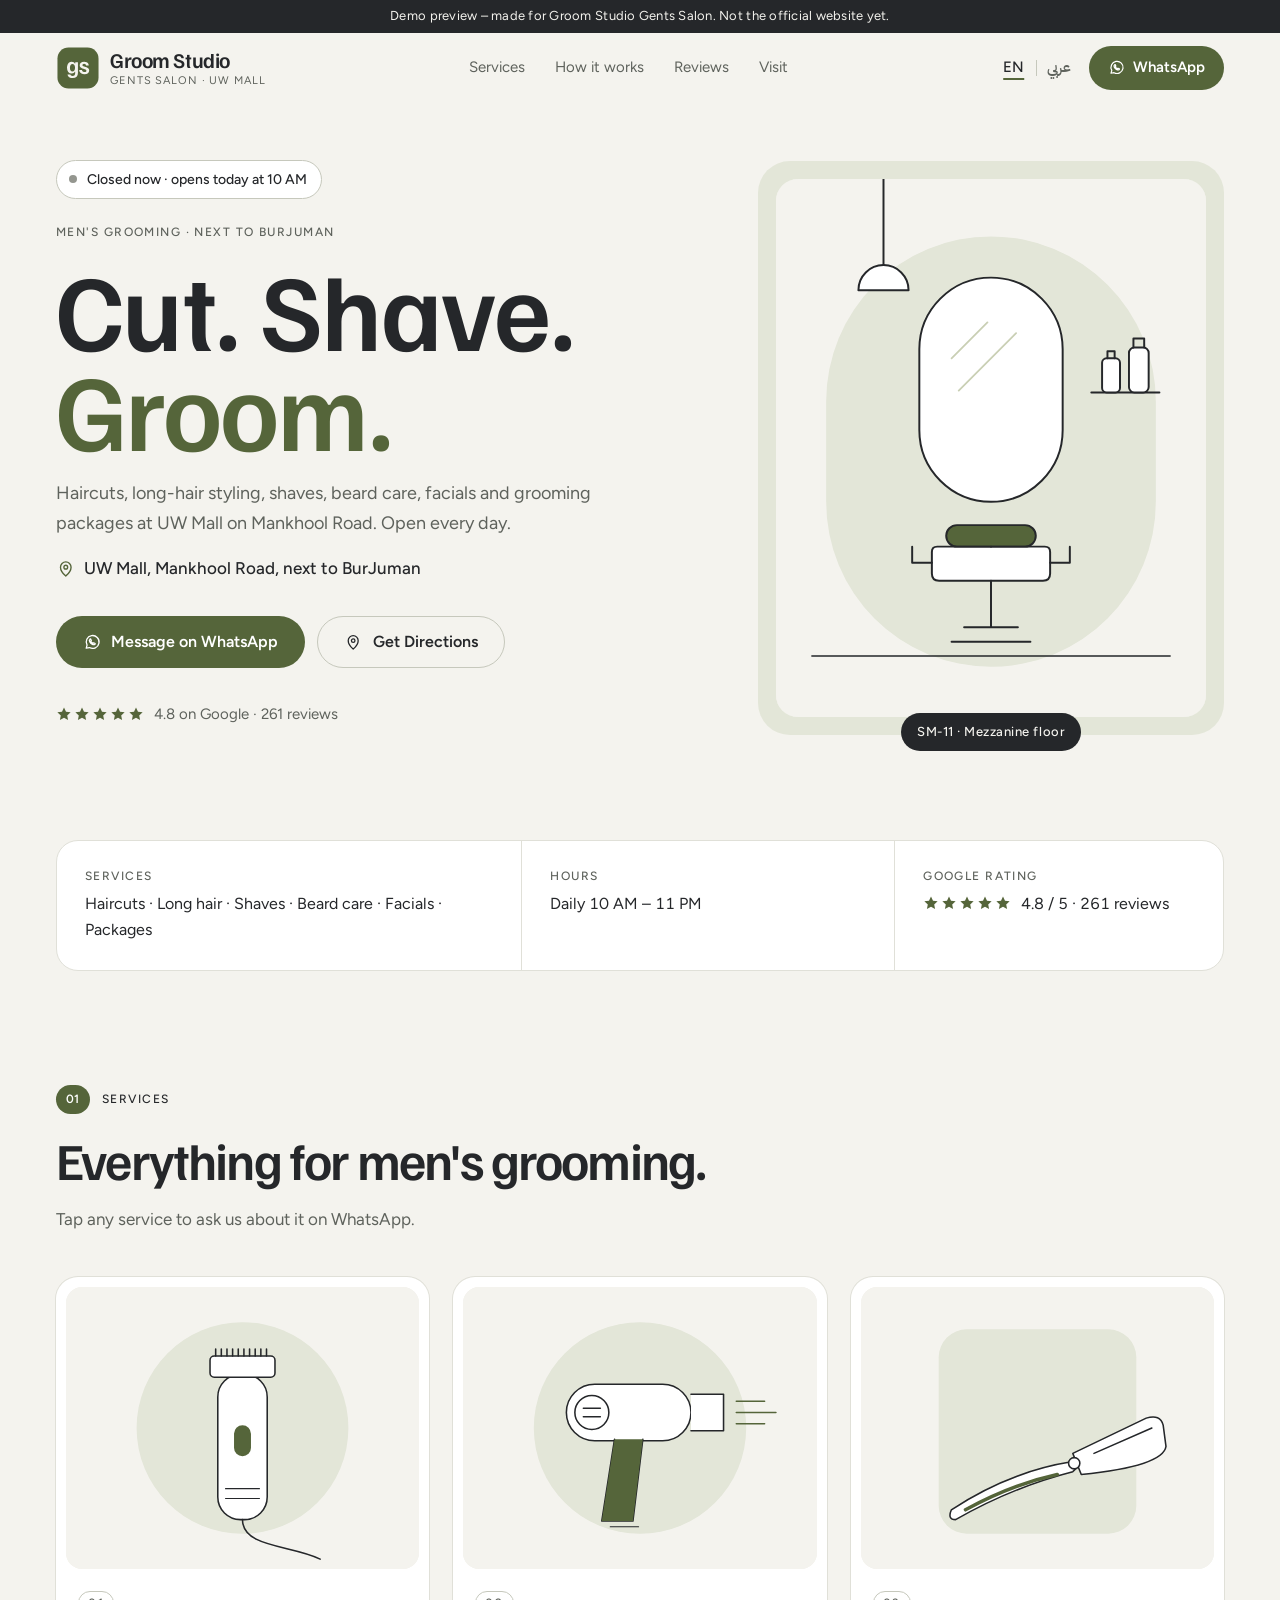
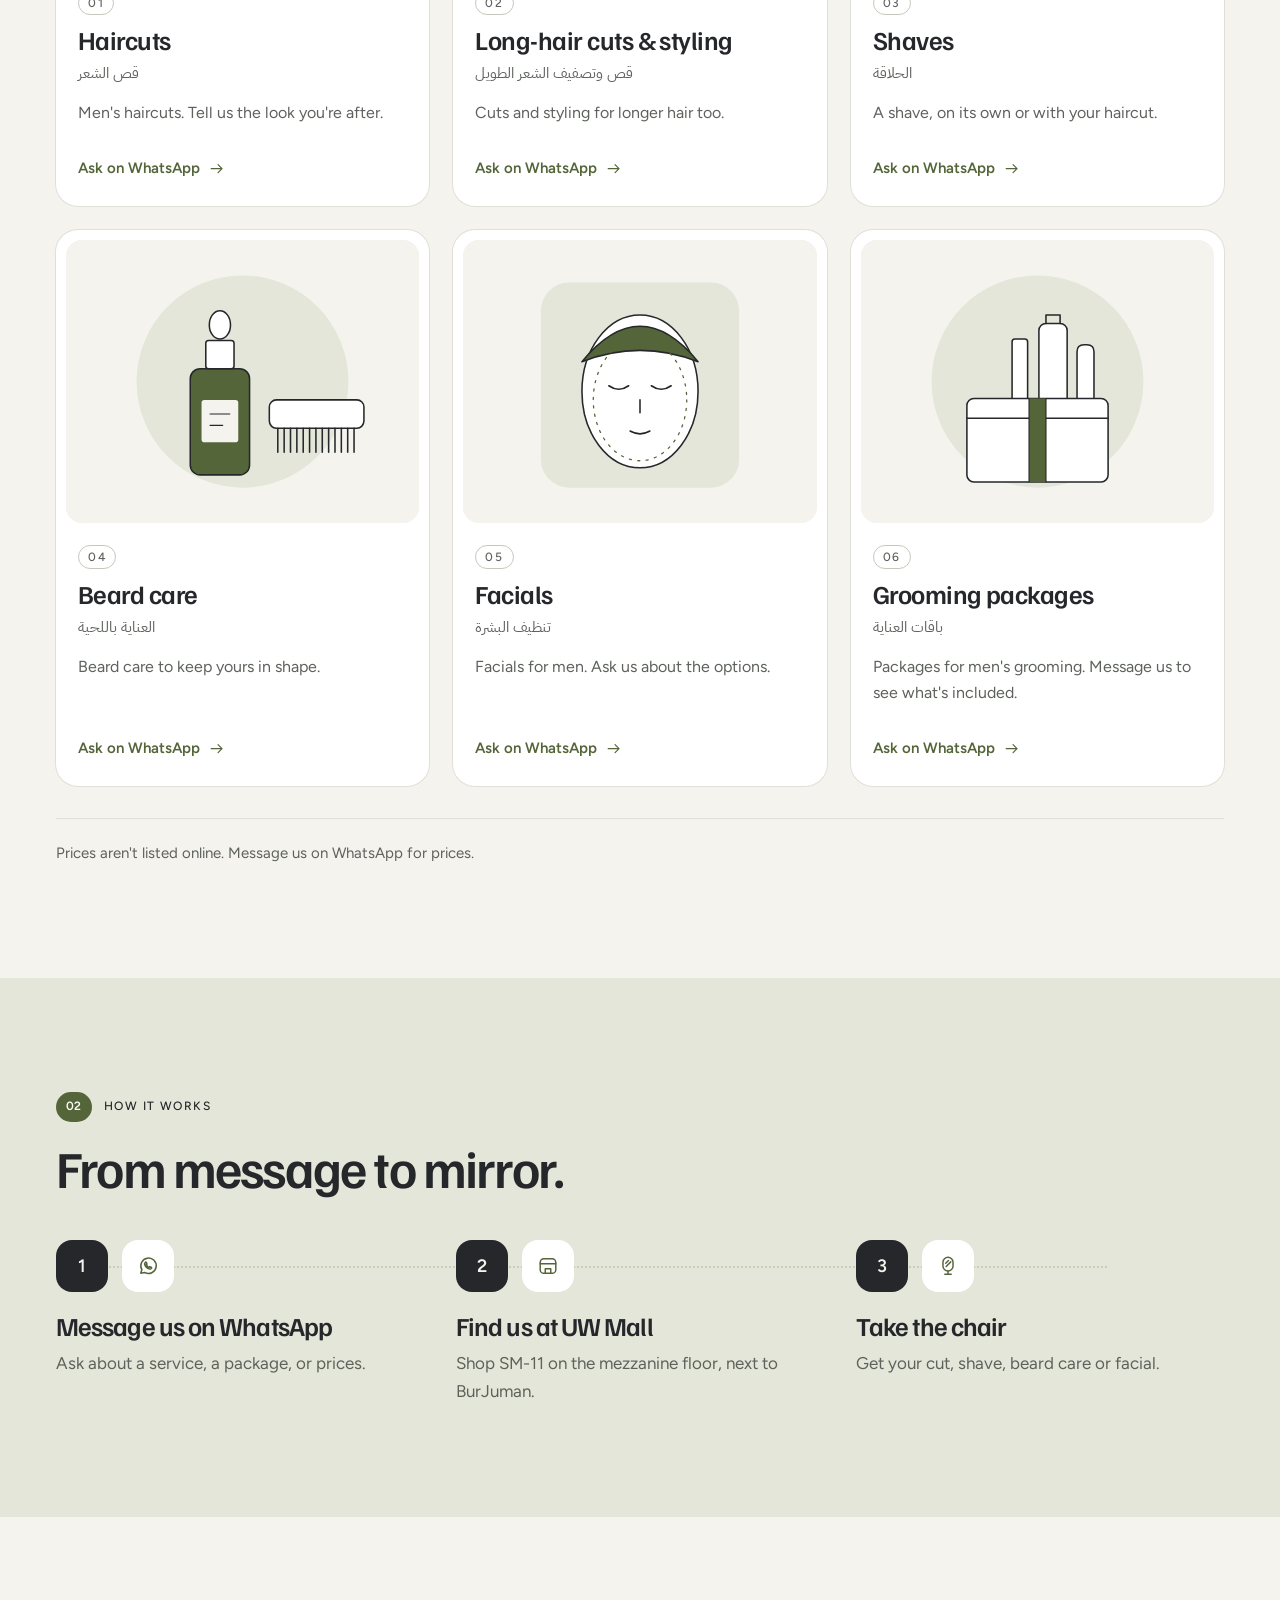
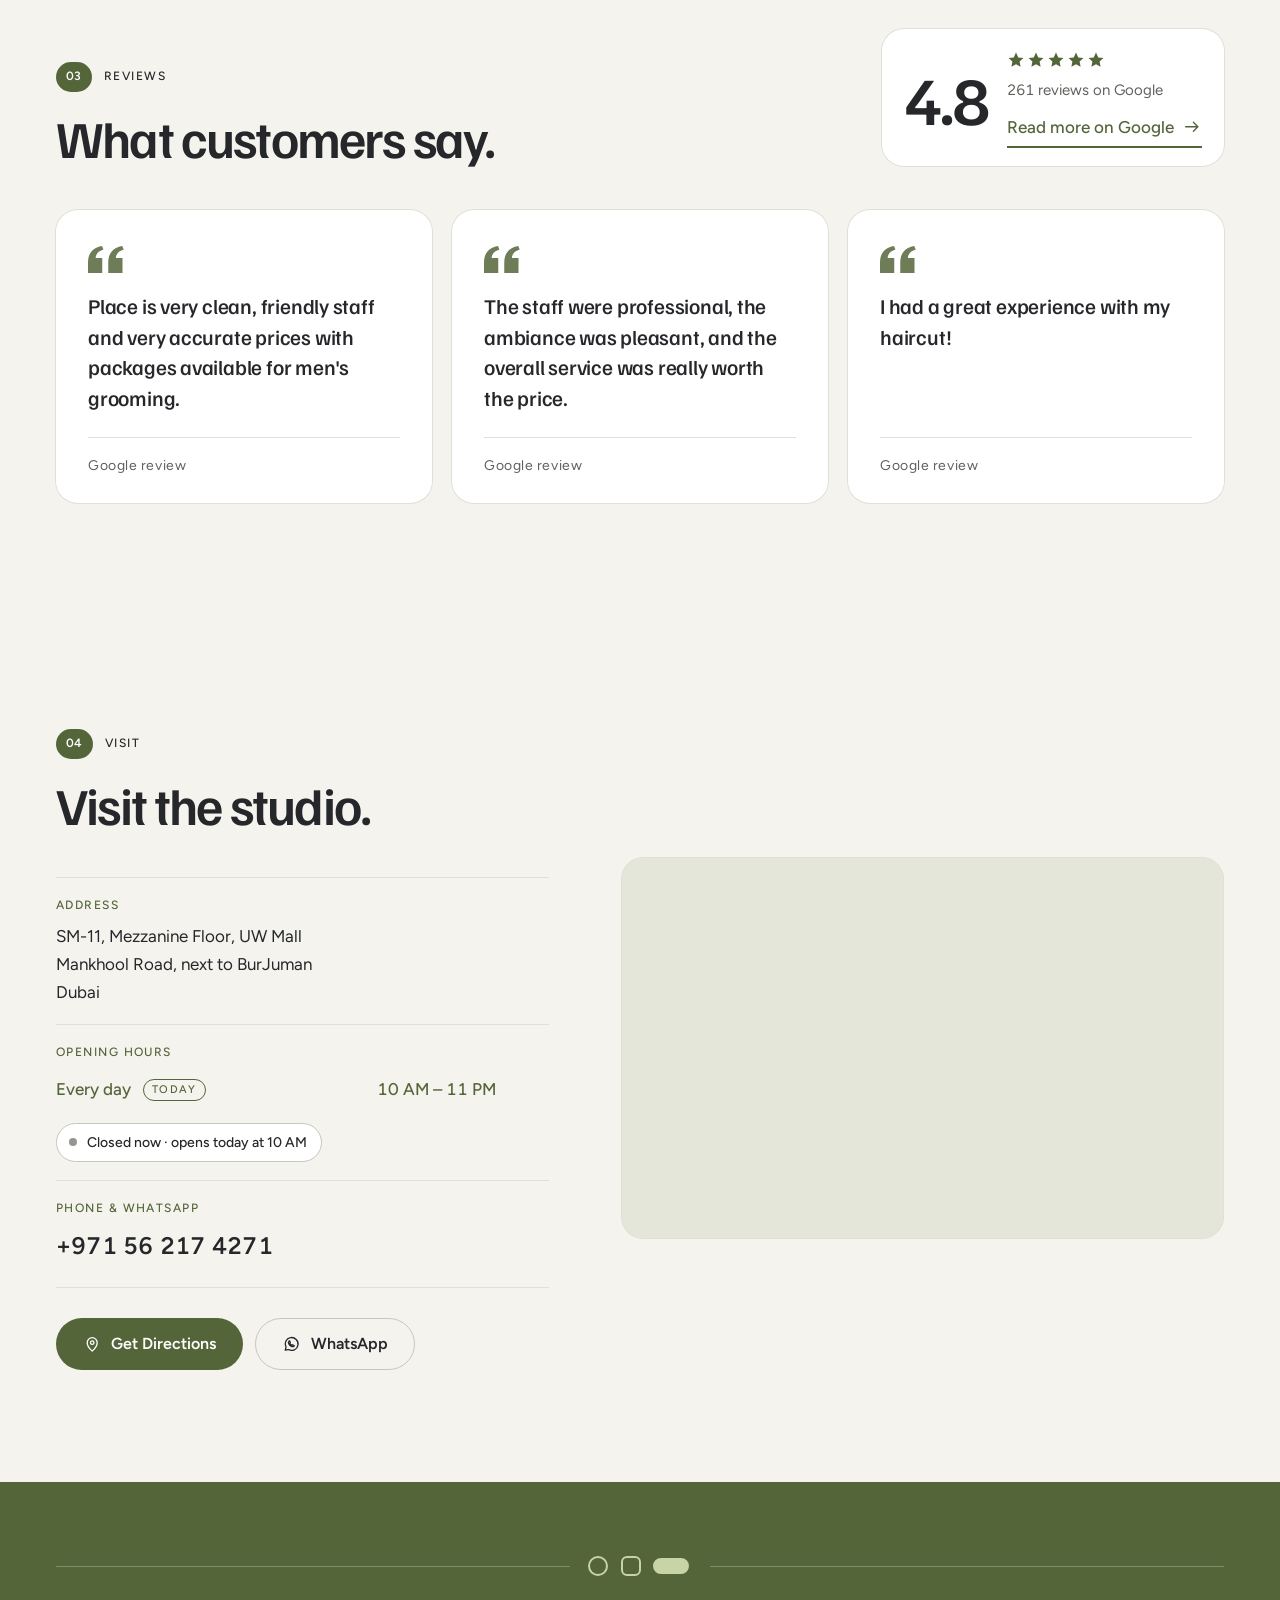
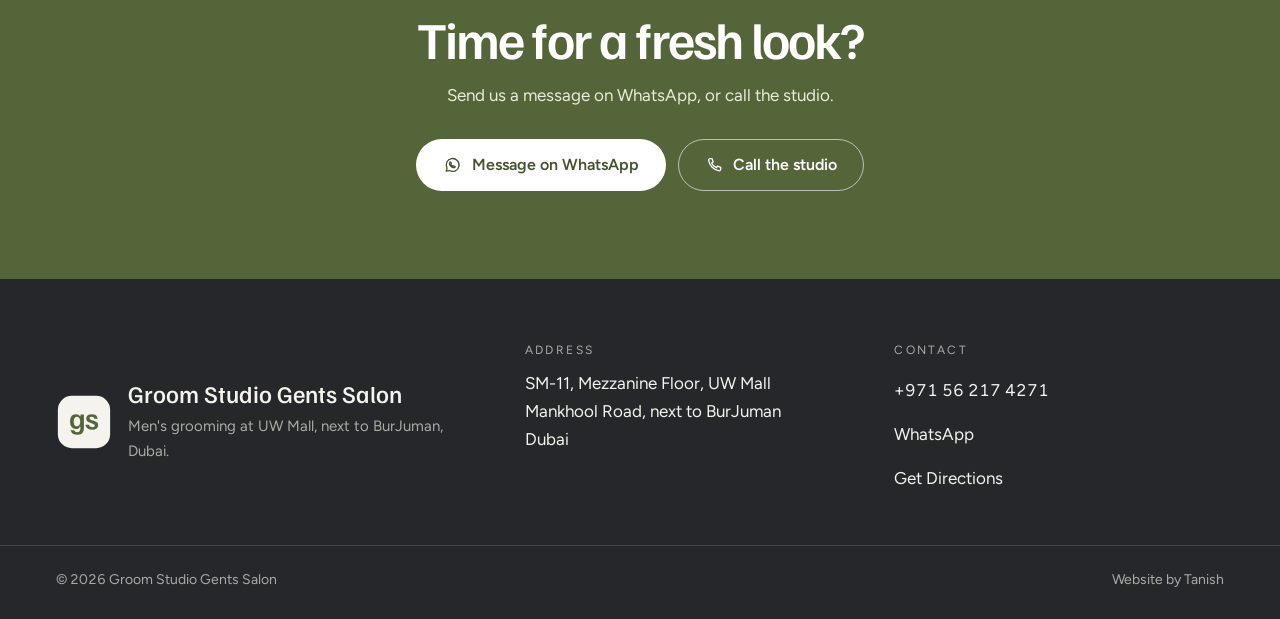
<file: index.html>
<!doctype html>
<html lang="en" dir="ltr">
<head>
  <meta charset="utf-8">
  <meta name="viewport" content="width=device-width, initial-scale=1, viewport-fit=cover">
  <title>Groom Studio Gents Salon · Men’s grooming at UW Mall, next to BurJuman</title>
  <meta name="description" content="Men’s grooming salon at UW Mall, Mankhool Road, next to BurJuman: haircuts, long-hair styling, shaves, beard care, facials and grooming packages. Open every day. Rated 4.8 on Google.">
  <meta name="robots" content="noindex">
  <meta name="theme-color" content="#F4F3EE">

  <link rel="icon" href="images/logo.svg" type="image/svg+xml">
  <link rel="apple-touch-icon" href="images/apple-touch-icon.png">

  <!-- Social sharing (WhatsApp, iMessage, X…). WhatsApp previews don't run JavaScript, so these are plain text. -->
  <meta property="og:type" content="website">
  <meta property="og:site_name" content="Groom Studio Gents Salon">
  <meta property="og:title" content="Groom Studio Gents Salon · UW Mall, next to BurJuman">
  <meta property="og:description" content="Haircuts, long-hair styling, shaves, beard care, facials and grooming packages. Open every day. 4.8 on Google.">
  <meta property="og:url" content="https://tanish0212.github.io/groom-studio-demo/">
  <meta property="og:image" content="https://tanish0212.github.io/groom-studio-demo/images/og-image.jpg">
  <meta property="og:image:secure_url" content="https://tanish0212.github.io/groom-studio-demo/images/og-image.jpg">
  <meta property="og:image:type" content="image/jpeg">
  <meta property="og:image:width" content="1200">
  <meta property="og:image:height" content="630">
  <meta property="og:image:alt" content="Groom Studio Gents Salon, a men’s grooming salon at UW Mall, Dubai">
  <meta name="twitter:card" content="summary_large_image">
  <meta name="twitter:title" content="Groom Studio Gents Salon · UW Mall, next to BurJuman">
  <meta name="twitter:description" content="Haircuts, long-hair styling, shaves, beard care, facials and grooming packages. Open every day. 4.8 on Google.">
  <meta name="twitter:image" content="https://tanish0212.github.io/groom-studio-demo/images/og-image.jpg">

  <link rel="preconnect" href="https://fonts.googleapis.com">
  <link rel="preconnect" href="https://fonts.gstatic.com" crossorigin>
  <!-- Fonts load without blocking the first paint -->
  <link rel="preload" as="style" href="https://fonts.googleapis.com/css2?family=Familjen+Grotesk:wght@500;600;700&amp;family=Figtree:wght@400;500;600&amp;family=IBM+Plex+Sans+Arabic:wght@400;500;600&amp;display=swap">
  <link rel="stylesheet" href="https://fonts.googleapis.com/css2?family=Familjen+Grotesk:wght@500;600;700&amp;family=Figtree:wght@400;500;600&amp;family=IBM+Plex+Sans+Arabic:wght@400;500;600&amp;display=swap" media="print" onload="this.media='all'">
  <noscript><link rel="stylesheet" href="https://fonts.googleapis.com/css2?family=Familjen+Grotesk:wght@500;600;700&amp;family=Figtree:wght@400;500;600&amp;family=IBM+Plex+Sans+Arabic:wght@400;500;600&amp;display=swap"></noscript>
  <link rel="stylesheet" href="style.css">
</head>
<body>
  <a class="skip-link" href="#main" data-t="skip">Skip to content</a>

  <!-- DEMO BANNER: delete this line (or set SHOP.showDemoBanner = false) when the site goes live -->
  <p class="demo-banner" data-t="demoBanner">Demo preview – made for Groom Studio Gents Salon. Not the official website yet.</p>

  <header class="site-header">
    <div class="container header-inner">
      <a class="brand" href="#top">
        <img class="brand-mark" src="images/logo.svg" width="44" height="44" alt="">
        <span class="brand-word">
          <span class="brand-name" data-t="brandName">Groom Studio</span>
          <span class="brand-sub" data-t="brandSub">Gents Salon · UW Mall</span>
        </span>
        <span class="visually-hidden" data-shop="name">Groom Studio Gents Salon</span>
      </a>
      <nav class="nav" data-t-aria="navLabel" aria-label="Main">
        <a href="#services" data-t="navServices">Services</a>
        <a href="#how" data-t="navHow">How it works</a>
        <a href="#reviews" data-t="navReviews">Reviews</a>
        <a href="#visit" data-t="navVisit">Visit</a>
      </nav>
      <div class="header-actions">
        <div class="lang-toggle" role="group" data-t-aria="langLabel" aria-label="Language">
          <button type="button" data-lang="en" lang="en" aria-pressed="true">EN</button>
          <span class="lang-sep" aria-hidden="true"></span>
          <button type="button" data-lang="ar" lang="ar" aria-pressed="false">عربي</button>
        </div>
        <a class="btn btn-primary btn-sm js-wa" href="https://wa.me/971562174271?text=Hello%20Groom%20Studio%2C%20I%20found%20you%20on%20your%20website%20and%20I%27d%20like%20to%20ask%20about%20your%20services." target="_blank" rel="noopener" data-t-aria="waAria" aria-label="Message Groom Studio Gents Salon on WhatsApp">
          <svg class="icon" viewBox="0 0 24 24" width="18" height="18" aria-hidden="true"><use href="#i-wa"/></svg>
          <span class="label-long" data-t="waShort">WhatsApp</span>
        </a>
      </div>
    </div>
  </header>

  <main id="main">
    <!-- HERO -->
    <section class="hero" id="top" aria-labelledby="hero-title">
      <div class="container hero-grid">
        <div class="hero-copy">
          <p class="status js-status reveal"><span class="status-dot" aria-hidden="true"></span><span class="status-text"></span></p>
          <p class="eyebrow reveal" data-t="heroEyebrow">Groom Studio Gents Salon</p>
          <h1 class="hero-title js-hero-title" id="hero-title">Cut. Shave. Groom.</h1>
          <p class="lead reveal" data-t="heroSub"></p>
          <p class="place reveal">
            <svg class="icon" viewBox="0 0 24 24" width="18" height="18" aria-hidden="true"><use href="#i-pin"/></svg>
            <span data-t="heroPlace">UW Mall, Mankhool Road, next to BurJuman</span>
          </p>
          <div class="actions reveal">
            <a class="btn btn-primary js-wa" href="https://wa.me/971562174271?text=Hello%20Groom%20Studio%2C%20I%20found%20you%20on%20your%20website%20and%20I%27d%20like%20to%20ask%20about%20your%20services." target="_blank" rel="noopener">
              <svg class="icon" viewBox="0 0 24 24" width="20" height="20" aria-hidden="true"><use href="#i-wa"/></svg>
              <span data-t="waCta">Message on WhatsApp</span><span class="visually-hidden js-newtab"></span>
            </a>
            <a class="btn btn-ghost js-dir" href="https://www.google.com/maps/search/?api=1&amp;query=Groom+Studio+Gents+Salon+UW+Mall+Mankhool+Road+Dubai" target="_blank" rel="noopener">
              <svg class="icon" viewBox="0 0 24 24" width="20" height="20" aria-hidden="true"><use href="#i-pin"/></svg>
              <span data-t="directions">Get Directions</span><span class="visually-hidden js-newtab"></span>
            </a>
          </div>
          <a class="rating js-rating js-reviews reveal" href="#reviews"></a>
        </div>
        <figure class="hero-media reveal">
          <div class="frame">
            <img class="js-img" data-img="hero" src="images/studio.svg" alt="" width="480" height="600" fetchpriority="high">
          </div>
          <figcaption class="media-caption" data-t="heroCaption">SM-11 · Mezzanine floor</figcaption>
        </figure>
      </div>
    </section>

    <!-- QUICK FACTS -->
    <section class="strip" data-t-aria="stripAria" aria-label="Quick facts">
      <div class="container strip-grid">
        <div class="strip-item">
          <span class="strip-label" data-t="stripServicesLabel">Services</span>
          <span class="strip-value" data-t="stripServices"></span>
        </div>
        <div class="strip-item">
          <span class="strip-label" data-t="stripHoursLabel">Hours</span>
          <span class="strip-value js-strip-hours"></span>
        </div>
        <div class="strip-item">
          <span class="strip-label" data-t="stripRatingLabel">Google rating</span>
          <span class="strip-value"><span class="js-stars"></span> <span class="num" data-t="stripRating"></span></span>
        </div>
      </div>
    </section>

    <!-- SERVICES -->
    <section class="section" id="services" aria-labelledby="services-title">
      <div class="container">
        <header class="section-head reveal">
          <p class="kicker"><span class="kicker-num">01</span><span data-t="servicesKicker">Services</span></p>
          <h2 id="services-title" data-t="servicesTitle">Everything for men's grooming.</h2>
          <p class="section-intro" data-t="servicesIntro"></p>
        </header>
        <ul class="services js-services" role="list"></ul>
        <p class="quote-note reveal" data-t="quoteNote"></p>
      </div>
    </section>

    <!-- HOW IT WORKS -->
    <section class="section section-alt" id="how" aria-labelledby="how-title">
      <div class="container">
        <header class="section-head reveal">
          <p class="kicker"><span class="kicker-num">02</span><span data-t="howKicker">How it works</span></p>
          <h2 id="how-title" data-t="howTitle">Three simple steps.</h2>
        </header>
        <ol class="steps js-steps" role="list"></ol>
      </div>
    </section>

    <!-- REVIEWS -->
    <section class="section section-reviews" id="reviews" aria-labelledby="reviews-title">
      <div class="container">
        <div class="reviews-head reveal">
          <div>
            <p class="kicker"><span class="kicker-num">03</span><span data-t="reviewsKicker">Reviews</span></p>
            <h2 id="reviews-title" data-t="reviewsTitle">In our customers' words.</h2>
          </div>
          <div class="score">
            <span class="score-value js-score" lang="en" dir="ltr">4.8</span>
            <div class="score-meta">
              <span class="js-stars score-stars"></span>
              <span class="score-count num" data-t="basedOn">261 reviews on Google</span>
              <a class="text-link js-reviews" href="#reviews">
                <span data-t="readMore">Read more on Google</span><span class="visually-hidden js-newtab"></span>
                <svg class="icon icon-arrow" viewBox="0 0 24 24" width="18" height="18" aria-hidden="true"><use href="#i-arrow"/></svg>
              </a>
            </div>
          </div>
        </div>
        <ul class="reviews js-reviews-list" role="list"></ul>
      </div>
    </section>

    <!-- VISIT -->
    <section class="section section-visit" id="visit" aria-labelledby="visit-title">
      <div class="container visit-grid">
        <div class="visit-copy">
          <header class="section-head reveal">
            <p class="kicker"><span class="kicker-num">04</span><span data-t="visitKicker">Visit</span></p>
            <h2 id="visit-title" data-t="visitTitle">Find us.</h2>
          </header>
          <dl class="visit-info reveal">
            <div>
              <dt data-t="addressLabel">Address</dt>
              <dd><address class="js-address"></address></dd>
            </div>
            <div>
              <dt data-t="hoursLabel">Opening hours</dt>
              <dd>
                <table class="hours js-hours"></table>
                <span class="status status--inline js-status"><span class="status-dot" aria-hidden="true"></span><span class="status-text"></span></span>
              </dd>
            </div>
            <div>
              <dt data-t="phoneLabel">Phone &amp; WhatsApp</dt>
              <dd><a class="phone-link js-tel js-phone" href="tel:+971562174271">+971 56 217 4271</a></dd>
            </div>
          </dl>
          <div class="actions reveal">
            <a class="btn btn-primary js-dir" href="https://www.google.com/maps/search/?api=1&amp;query=Groom+Studio+Gents+Salon+UW+Mall+Mankhool+Road+Dubai" target="_blank" rel="noopener">
              <svg class="icon" viewBox="0 0 24 24" width="20" height="20" aria-hidden="true"><use href="#i-pin"/></svg>
              <span data-t="directions">Get Directions</span><span class="visually-hidden js-newtab"></span>
            </a>
            <a class="btn btn-ghost js-wa" href="https://wa.me/971562174271?text=Hello%20Groom%20Studio%2C%20I%20found%20you%20on%20your%20website%20and%20I%27d%20like%20to%20ask%20about%20your%20services." target="_blank" rel="noopener">
              <svg class="icon" viewBox="0 0 24 24" width="20" height="20" aria-hidden="true"><use href="#i-wa"/></svg>
              <span data-t="waShort">WhatsApp</span><span class="visually-hidden js-newtab"></span>
            </a>
          </div>
        </div>
        <div class="map reveal">
          <iframe class="js-map" title="Map" width="600" height="380" loading="lazy" referrerpolicy="no-referrer-when-downgrade" allowfullscreen></iframe>
        </div>
      </div>
    </section>

    <!-- CLOSING CTA -->
    <section class="cta-band" aria-labelledby="cta-title">
      <div class="container cta-inner reveal">
        <div class="motif" aria-hidden="true"><svg viewBox="0 0 112 24" width="112" height="24"><g fill="none" stroke="currentColor" stroke-width="2"><circle cx="14" cy="12" r="9"/><rect x="38" y="3" width="18" height="18" rx="5"/><rect x="70" y="5" width="34" height="14" rx="7" fill="currentColor"/></g></svg></div>
        <h2 id="cta-title" class="cta-title" data-t="ctaTitle"></h2>
        <p class="cta-sub" data-t="ctaSub"></p>
        <div class="actions actions--center">
          <a class="btn btn-primary js-wa" href="https://wa.me/971562174271?text=Hello%20Groom%20Studio%2C%20I%20found%20you%20on%20your%20website%20and%20I%27d%20like%20to%20ask%20about%20your%20services." target="_blank" rel="noopener">
            <svg class="icon" viewBox="0 0 24 24" width="20" height="20" aria-hidden="true"><use href="#i-wa"/></svg>
            <span data-t="waCta">Message on WhatsApp</span><span class="visually-hidden js-newtab"></span>
          </a>
          <a class="btn btn-ghost js-tel" href="tel:+971562174271">
            <svg class="icon" viewBox="0 0 24 24" width="20" height="20" aria-hidden="true"><use href="#i-phone"/></svg>
            <span data-t="callCta">Call us</span>
          </a>
        </div>
      </div>
    </section>
  </main>

  <footer class="site-footer">
    <div class="container footer-grid">
      <div class="footer-brand">
        <img src="images/logo-light.svg" width="56" height="56" alt="">
        <div>
          <p class="footer-name" data-t="footerName">Groom Studio Gents Salon</p>
          <p class="footer-tag" data-t="footerTag"></p>
        </div>
      </div>
      <div class="footer-col">
        <p class="footer-label" data-t="addressLabel">Address</p>
        <address class="js-address"></address>
      </div>
      <div class="footer-col">
        <p class="footer-label" data-t="footerContact">Contact</p>
        <p><a class="js-tel js-phone" href="tel:+971562174271">+971 56 217 4271</a></p>
        <p><a class="js-wa" href="https://wa.me/971562174271?text=Hello%20Groom%20Studio%2C%20I%20found%20you%20on%20your%20website%20and%20I%27d%20like%20to%20ask%20about%20your%20services." target="_blank" rel="noopener"><span data-t="waShort">WhatsApp</span><span class="visually-hidden js-newtab"></span></a></p>
        <p><a class="js-dir" href="https://www.google.com/maps/search/?api=1&amp;query=Groom+Studio+Gents+Salon+UW+Mall+Mankhool+Road+Dubai" target="_blank" rel="noopener"><span data-t="directions">Get Directions</span><span class="visually-hidden js-newtab"></span></a></p>
      </div>
    </div>
    <div class="container footer-bottom">
      <p>© <span class="js-year num"></span> <span lang="en" data-shop="name">Groom Studio Gents Salon</span></p>
      <p data-t="credit">Website by Tanish</p>
    </div>
  </footer>

  <a class="fab js-wa" href="https://wa.me/971562174271?text=Hello%20Groom%20Studio%2C%20I%20found%20you%20on%20your%20website%20and%20I%27d%20like%20to%20ask%20about%20your%20services." target="_blank" rel="noopener" data-t-aria="waAria" aria-label="Message Groom Studio Gents Salon on WhatsApp">
    <svg viewBox="0 0 24 24" width="28" height="28" aria-hidden="true"><use href="#i-wa"/></svg>
  </a>

  <!-- Icon set (drawn for this site, stroke only) -->
  <svg width="0" height="0" style="position:absolute" aria-hidden="true" focusable="false">
    <symbol id="i-wa" viewBox="0 0 24 24"><g fill="none" stroke="currentColor" stroke-width="1.7" stroke-linecap="round" stroke-linejoin="round"><path d="M4.2 19.8l1.1-3.9A8.4 8.4 0 1 1 8.4 19z"/><path d="M9 8.3c.2-.5.6-.6 1-.5l.9 2-.7.9c.5 1.2 1.5 2.2 2.8 2.8l.9-.7 2 .9c.1.4 0 .8-.5 1.1-.9.6-2.1.6-3.6-.2a8.4 8.4 0 0 1-2.9-2.9c-.8-1.5-.8-2.7.1-3.4z"/></g></symbol>
    <symbol id="i-pin" viewBox="0 0 24 24"><g fill="none" stroke="currentColor" stroke-width="1.7" stroke-linecap="round" stroke-linejoin="round"><path d="M12 21s-6.5-5.8-6.5-11a6.5 6.5 0 0 1 13 0c0 5.2-6.5 11-6.5 11Z"/><circle cx="12" cy="10" r="2.3"/></g></symbol>
    <symbol id="i-phone" viewBox="0 0 24 24"><path fill="none" stroke="currentColor" stroke-width="1.7" stroke-linecap="round" stroke-linejoin="round" d="M6.6 3.5h2.6l1.5 4.2-2 1.4a10.6 10.6 0 0 0 6.2 6.2l1.4-2 4.2 1.5v2.6a1.9 1.9 0 0 1-2 1.9A16.2 16.2 0 0 1 4.7 5.5a1.9 1.9 0 0 1 1.9-2Z"/></symbol>
    <symbol id="i-arrow" viewBox="0 0 24 24"><path fill="none" stroke="currentColor" stroke-width="1.7" stroke-linecap="round" stroke-linejoin="round" d="M4.5 12h15M14 6.5l5.5 5.5-5.5 5.5"/></symbol>
    <symbol id="i-store" viewBox="0 0 24 24"><g fill="none" stroke="currentColor" stroke-width="1.6" stroke-linecap="round" stroke-linejoin="round"><rect x="3.5" y="4" width="17" height="16" rx="4"/><path d="M3.5 9.5h17M9 20v-5h6v5"/></g></symbol>
    <symbol id="i-mirror" viewBox="0 0 24 24"><g fill="none" stroke="currentColor" stroke-width="1.6" stroke-linecap="round" stroke-linejoin="round"><rect x="6.5" y="2.5" width="11" height="15" rx="5.5"/><path d="M12 17.5V21M8.5 21h7M9.5 9l3-3M10 12.5l5-5"/></g></symbol>
  </svg>

  <noscript>
    <div class="noscript">Groom Studio Gents Salon · SM-11, Mezzanine Floor, UW Mall, Mankhool Road, next to BurJuman, Dubai · <a href="https://wa.me/971562174271">WhatsApp +971 56 217 4271</a></div>
  </noscript>

  <script src="script.js"></script>
</body>
</html>
</file>
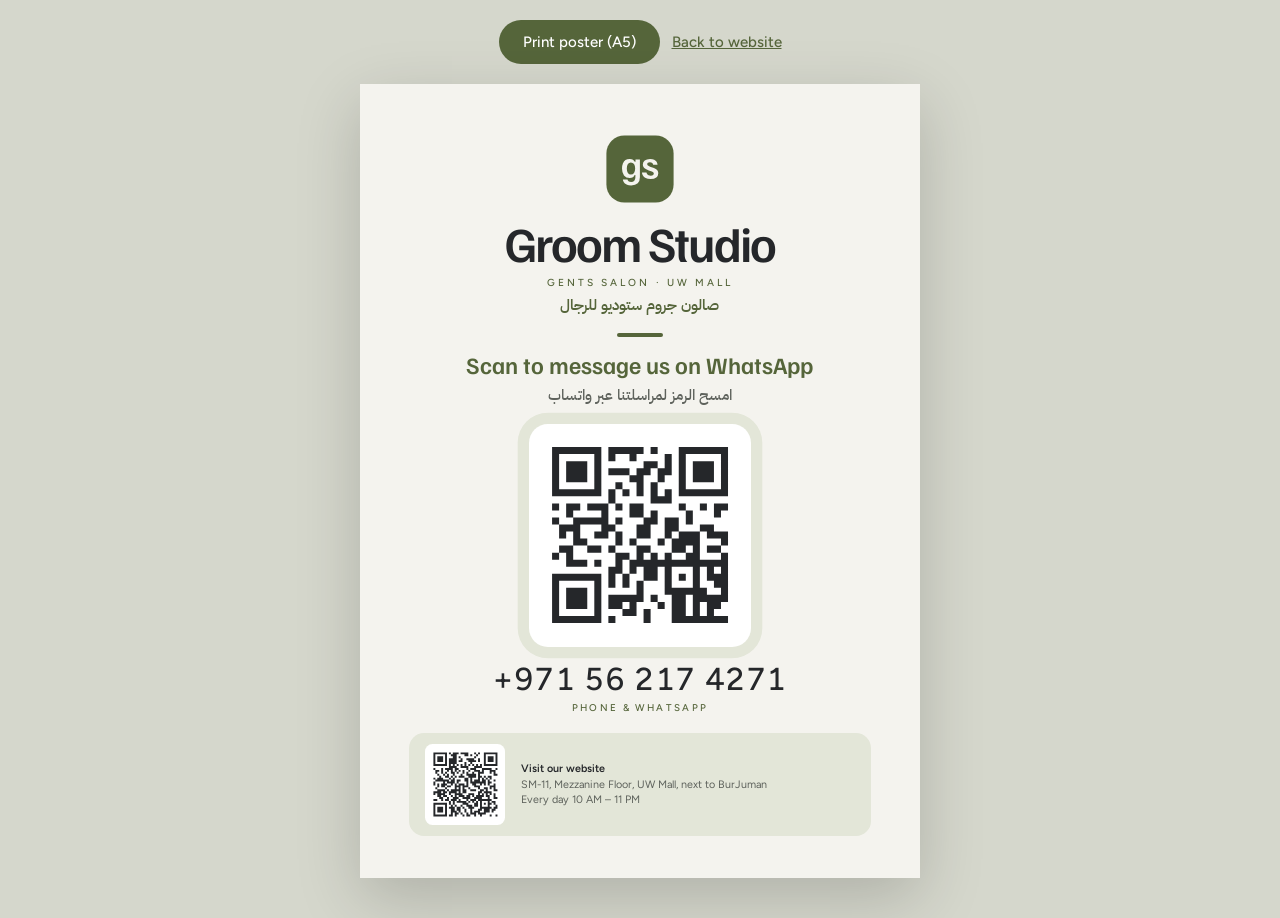
<file: poster.html>
<!doctype html>
<html lang="en">
<head>
  <meta charset="utf-8">
  <meta name="viewport" content="width=device-width, initial-scale=1">
  <meta name="robots" content="noindex">
  <title>Counter poster · Groom Studio Gents Salon</title>
  <link rel="icon" href="images/logo.svg" type="image/svg+xml">
  <link rel="preconnect" href="https://fonts.googleapis.com">
  <link rel="preconnect" href="https://fonts.gstatic.com" crossorigin>
  <link rel="stylesheet" href="https://fonts.googleapis.com/css2?family=Familjen+Grotesk:wght@500;600;700&family=Figtree:wght@400;500;600&family=IBM+Plex+Sans+Arabic:wght@400;500;600&display=swap">
  <style>
    /* Printable A5 counter poster. Print with "Margins: none" and "Background graphics" on.
       QR codes are static inline SVG, generated locally with segno (see README). */
    @page { size: A5 portrait; margin: 0; }
    * { box-sizing: border-box; }
    html, body { margin: 0; }
    body { background: #D5D7CC; font-family: "Figtree", Arial, sans-serif; color: #25272A; -webkit-print-color-adjust: exact; print-color-adjust: exact; }
    .toolbar { display: flex; justify-content: center; flex-wrap: wrap; gap: 12px; padding: 20px 16px 0; }
    .toolbar button { font: 500 15px "Figtree", Arial, sans-serif; padding: 0 24px; min-height: 44px; border: 0; border-radius: 999px; background: #55653A; color: #fff; cursor: pointer; }
    .toolbar a { font: 500 15px "Figtree", Arial, sans-serif; color: #55653A; align-self: center; min-height: 44px; display: inline-flex; align-items: center; }
    .sheet {
      width: 148mm; height: 210mm; margin: 20px auto 40px; background: #F4F3EE;
      padding: 13mm 13mm 11mm; display: flex; flex-direction: column; align-items: center; text-align: center;
      position: relative; box-shadow: 0 20px 60px rgba(0,0,0,.18); overflow: hidden;
      font-variant-numeric: lining-nums;
    }
    .logo { width: 19mm; height: 19mm; position: relative; }
    .name { margin: 3.5mm 0 0; font: 600 13mm/1 "Familjen Grotesk", Arial, sans-serif; position: relative; }
    .sub { margin: 2.2mm 0 0; font: 500 2.7mm "Figtree", Arial, sans-serif; letter-spacing: .3em; text-transform: uppercase; color: #55653A; position: relative; }
    .ar-name { margin: 1.6mm 0 0; font: 600 4mm/1.4 "IBM Plex Sans Arabic", sans-serif; color: #55653A; position: relative; }
    .rule { width: 18mm; height: 0; border-top: 0.35mm solid #55653A; margin: 4.5mm 0 4mm; position: relative; }
    .cta { margin: 0; font: 600 6.2mm/1.15 "Familjen Grotesk", Arial, sans-serif; color: #55653A; position: relative; }
    .cta-ar { margin: 1.6mm 0 0; font: 500 4mm/1.45 "IBM Plex Sans Arabic", sans-serif; color: #5E625C; position: relative; }
    .qr-box { margin-top: 4.5mm; padding: 2.5mm; background: #fff; border: 0.3mm solid #DCDDD3; border-radius: 1.5mm; position: relative; }
    .qr { display: block; width: 54mm; height: 54mm; }
    .phone { margin: 4.5mm 0 0; font: 500 8.4mm/1 "Figtree", Arial, sans-serif; letter-spacing: .02em; font-variant-numeric: lining-nums tabular-nums; position: relative; }
    .phone-label { margin: 1.6mm 0 0; font: 500 2.6mm "Figtree", Arial, sans-serif; letter-spacing: .24em; text-transform: uppercase; color: #55653A; position: relative; }
    .foot {
      margin-top: auto; width: 100%; display: flex; align-items: center; gap: 4mm; text-align: start;
      padding-top: 3.5mm; border-top: 0.25mm solid #DCDDD3; position: relative;
    }
    .qr-small { display: block; width: 19mm; height: 19mm; flex: none; background: #fff; padding: 1.2mm; box-sizing: content-box; border: 0.25mm solid #DCDDD3; }
    .foot p { margin: 0; font: 400 2.85mm/1.45 "Figtree", Arial, sans-serif; color: #5E625C; }
    .foot b { font-weight: 600; color: #25272A; }
    .name { letter-spacing: -.04em; }
    .logo { border-radius: 5mm; }
    .qr-box { border-radius: 5mm; border: 0; box-shadow: 0 0 0 3mm #E3E6D8; }
    .rule { width: 12mm; border-top-width: 1.2mm; border-radius: 1mm; }
    .foot { border-top: 0; background: #E3E6D8; border-radius: 4mm; padding: 3mm 4mm; }
    .qr-small { border-radius: 2mm; border: 0; }
    @media print {
      body { background: none; }
      .toolbar { display: none; }
      .sheet { margin: 0; box-shadow: none; }
    }
    @media screen and (max-width: 600px) {
      .sheet { zoom: .62; }
    }
  </style>
</head>
<body>
  <div class="toolbar">
    <button type="button" onclick="window.print()">Print poster (A5)</button>
    <a href="./">Back to website</a>
  </div>

  <main class="sheet">

    <img class="logo" src="images/logo.svg" alt="Groom Studio Gents Salon logo">
    <h1 class="name">Groom Studio</h1>
    <p class="sub">Gents Salon · UW Mall</p>
    <p class="ar-name" lang="ar" dir="rtl">صالون جروم ستوديو للرجال</p>
    <div class="rule"></div>
    <p class="cta">Scan to message us on WhatsApp</p>
    <p class="cta-ar" lang="ar" dir="rtl">امسح الرمز لمراسلتنا عبر واتساب</p>
    <div class="qr-box">
      <svg role="img" aria-label="QR code that opens a WhatsApp chat with Groom Studio Gents Salon" viewBox="0 0 29 29" class="qr"><path class="qrline" stroke="#25272a" d="M2 2.5h7m1 0h5m1 0h1m3 0h7m-25 1h1m5 0h1m1 0h1m2 0h1m4 0h1m1 0h1m5 0h1m-25 1h1m1 0h3m1 0h1m6 0h2m1 0h1m1 0h1m1 0h3m1 0h1m-25 1h1m1 0h3m1 0h1m1 0h3m1 0h2m1 0h2m1 0h1m1 0h3m1 0h1m-25 1h1m1 0h3m1 0h1m4 0h2m2 0h1m2 0h1m1 0h3m1 0h1m-25 1h1m5 0h1m2 0h1m2 0h1m1 0h1m3 0h1m5 0h1m-25 1h7m1 0h1m1 0h1m1 0h1m1 0h1m1 0h1m1 0h7m-17 1h1m5 0h3m-17 1h1m1 0h2m1 0h3m1 0h1m1 0h2m5 0h1m2 0h1m1 0h2m-23 1h1m4 0h1m3 0h2m1 0h1m4 0h1m3 0h1m-24 1h1m2 0h5m1 0h1m3 0h2m1 0h2m1 0h1m-19 1h3m3 0h2m3 0h2m2 0h2m3 0h2m-22 1h1m1 0h1m2 0h2m1 0h1m2 0h2m2 0h1m1 0h3m1 0h3m-22 1h2m4 0h1m1 0h1m3 0h1m1 0h4m3 0h1m-24 1h2m2 0h2m1 0h1m3 0h2m3 0h2m1 0h1m1 0h2m-24 1h1m1 0h1m6 0h2m1 0h1m1 0h1m1 0h1m2 0h2m3 0h1m-23 1h3m1 0h1m2 0h1m1 0h14m-17 1h2m1 0h1m1 0h2m1 0h1m3 0h1m1 0h1m1 0h1m-25 1h7m1 0h1m1 0h1m2 0h2m1 0h1m1 0h1m1 0h1m1 0h3m-25 1h1m5 0h1m1 0h1m1 0h1m1 0h1m3 0h1m3 0h1m2 0h2m-25 1h1m1 0h3m1 0h1m5 0h1m3 0h6m2 0h1m-25 1h1m1 0h3m1 0h1m1 0h5m1 0h1m2 0h2m1 0h5m-25 1h1m1 0h3m1 0h1m1 0h2m1 0h1m3 0h1m1 0h2m1 0h1m1 0h2m-24 1h1m5 0h1m3 0h2m1 0h1m3 0h2m1 0h1m1 0h1m-23 1h7m1 0h1m4 0h1m3 0h8"/></svg>
    </div>
    <p class="phone">+971 56 217 4271</p>
    <p class="phone-label">Phone &amp; WhatsApp</p>
    <div class="foot">
      <svg role="img" aria-label="QR code that opens the Groom Studio Gents Salon website" viewBox="0 0 37 37" class="qr-small"><path class="qrline" stroke="#25272a" d="M2 2.5h7m1 0h1m1 0h3m1 0h4m3 0h1m1 0h1m2 0h7m-33 1h1m5 0h1m2 0h3m4 0h2m1 0h1m2 0h1m3 0h1m5 0h1m-33 1h1m1 0h3m1 0h1m3 0h2m1 0h1m7 0h1m4 0h1m1 0h3m1 0h1m-33 1h1m1 0h3m1 0h1m1 0h4m2 0h1m2 0h4m2 0h1m2 0h1m1 0h3m1 0h1m-33 1h1m1 0h3m1 0h1m1 0h4m1 0h2m3 0h4m1 0h1m2 0h1m1 0h3m1 0h1m-33 1h1m5 0h1m1 0h4m4 0h1m2 0h1m6 0h1m5 0h1m-33 1h7m1 0h1m1 0h1m1 0h1m1 0h1m1 0h1m1 0h1m1 0h1m1 0h1m1 0h1m1 0h7m-25 1h4m2 0h4m3 0h4m-25 1h1m3 0h1m1 0h4m1 0h2m4 0h1m1 0h3m3 0h5m2 0h1m-32 1h2m1 0h1m2 0h1m1 0h1m1 0h1m1 0h1m1 0h1m2 0h1m2 0h3m1 0h1m3 0h3m-31 1h1m2 0h1m1 0h1m2 0h2m1 0h1m2 0h1m1 0h1m2 0h1m2 0h3m3 0h1m1 0h1m-30 1h1m2 0h1m1 0h1m2 0h1m3 0h1m2 0h5m1 0h1m7 0h2m-30 1h1m2 0h2m1 0h1m1 0h1m1 0h3m2 0h4m1 0h2m1 0h1m1 0h2m-30 1h1m1 0h3m3 0h1m1 0h1m5 0h2m1 0h1m3 0h1m1 0h1m1 0h1m1 0h1m-29 1h7m1 0h2m1 0h2m2 0h2m1 0h1m1 0h3m1 0h2m1 0h1m2 0h1m-32 1h1m4 0h1m1 0h4m1 0h1m4 0h1m1 0h8m1 0h2m-30 1h1m1 0h1m1 0h3m2 0h1m1 0h1m1 0h3m1 0h1m2 0h2m2 0h1m1 0h1m1 0h1m2 0h1m-30 1h1m1 0h2m1 0h2m2 0h3m1 0h3m3 0h3m5 0h3m-31 1h1m4 0h1m4 0h1m1 0h1m1 0h1m2 0h1m4 0h1m2 0h2m1 0h1m1 0h1m-30 1h4m1 0h1m1 0h5m1 0h2m2 0h3m2 0h2m1 0h1m3 0h2m-33 1h4m1 0h2m1 0h4m1 0h1m1 0h2m6 0h2m1 0h4m-30 1h1m1 0h4m2 0h1m2 0h4m3 0h3m2 0h1m1 0h1m1 0h1m1 0h1m1 0h1m-30 1h2m1 0h2m2 0h1m1 0h1m1 0h3m1 0h2m1 0h1m1 0h4m1 0h2m2 0h1m-29 1h2m2 0h1m2 0h3m2 0h4m2 0h4m3 0h1m2 0h2m-33 1h2m2 0h1m1 0h2m1 0h3m1 0h1m3 0h1m1 0h3m1 0h7m-22 1h1m1 0h1m1 0h5m1 0h1m1 0h1m1 0h1m1 0h1m3 0h1m1 0h2m-32 1h7m1 0h1m1 0h1m4 0h3m3 0h2m1 0h1m1 0h1m1 0h2m1 0h1m-32 1h1m5 0h1m2 0h1m1 0h1m2 0h1m2 0h3m1 0h2m1 0h1m3 0h1m3 0h1m-33 1h1m1 0h3m1 0h1m1 0h3m1 0h2m1 0h1m2 0h3m3 0h6m1 0h2m-33 1h1m1 0h3m1 0h1m2 0h2m1 0h2m2 0h1m2 0h1m3 0h2m1 0h3m1 0h2m-32 1h1m1 0h3m1 0h1m2 0h3m1 0h1m2 0h1m2 0h1m1 0h3m2 0h3m1 0h1m-31 1h1m5 0h1m2 0h1m1 0h2m1 0h1m2 0h1m1 0h3m1 0h4m-27 1h7m1 0h2m1 0h1m3 0h1m1 0h2m2 0h1m2 0h1m4 0h1m2 0h1"/></svg>
      <p><b>Visit our website</b><br>SM-11, Mezzanine Floor, UW Mall, next to BurJuman<br>Every day 10 AM – 11 PM</p>
    </div>
  </main>
</body>
</html>
</file>
<file: style.css>
/* Groom Studio Gents Salon — stylesheet. Olive + sage + charcoal on off-white; modern minimal studio with rounded panels and pill shapes. */

:root {
  --bg: #F4F3EE; --surface: #FFFFFF; --alt: #E3E6D8; --line: #E0E0D8; --line-2: #C6C8BC;
  --ink: #25272A; --muted: #5E625C;
  --accent: #55653A; --accent-hi: #45532E; --on-accent: #FFFFFF;
  --deep: #25272A; --on-deep: #F4F3EE; --on-deep-muted: #A9ACA4; --deep-line: rgba(244, 243, 238, .14);
  --star: #55653A;
  --open: #3F8A4E; --open-ring: rgba(63, 138, 78, .16); --closed: #94968F;
  --header-bg: #F4F3EE; --card-shadow: 0 24px 44px -32px rgba(37, 39, 42, .45); --fab-shadow: rgba(85, 101, 58, .5);
  --f-display: "Familjen Grotesk", "Segoe UI", system-ui, sans-serif;
  --f-body: "Figtree", system-ui, -apple-system, "Segoe UI", sans-serif;
  --f-ui: "Figtree", system-ui, sans-serif;
  --f-num: "Figtree", system-ui, sans-serif;
  --f-quote: "Familjen Grotesk", system-ui, sans-serif;
  --f-brand: "Familjen Grotesk", system-ui, sans-serif;
  --f-ar: "IBM Plex Sans Arabic", "Segoe UI", Tahoma, sans-serif;
  --f-ar-display: "IBM Plex Sans Arabic", "Segoe UI", Tahoma, sans-serif;
  --gutter: 20px; --max: 1200px; --header-h: 70px; --radius: 22px; --btn-radius: 999px;
  --ease: cubic-bezier(.2, .65, .2, 1); --svc-cols: 3;
  color-scheme: light;
}

/* =====================================================================
   Base layout (shared structure). The theme block at the end of this
   file gives the site its own look. Mobile-first; logical properties
   (inline/block) so Arabic RTL mirrors automatically.
   ===================================================================== */

*, *::before, *::after { box-sizing: border-box; }

html {
  -webkit-text-size-adjust: 100%;
  text-size-adjust: 100%;
  scroll-padding-top: calc(var(--header-h) + 12px);
}
@media (prefers-reduced-motion: no-preference) {
  html { scroll-behavior: smooth; }
}
html[lang="ar"] {
  --f-display: var(--f-ar-display);
  --f-body: var(--f-ar);
  --f-brand: var(--f-ar-display);
}

body {
  margin: 0;
  background: var(--bg);
  color: var(--ink);
  font: 400 1.0625rem/1.65 var(--f-body);
  -webkit-font-smoothing: antialiased;
  -moz-osx-font-smoothing: grayscale;
  overflow-x: clip;
  font-variant-numeric: lining-nums;
  font-feature-settings: "lnum" 1;
}
html[lang="ar"] body { line-height: 1.8; }

img, svg, iframe { display: block; max-width: 100%; }
img { height: auto; }
a { color: inherit; text-decoration: none; }
p, h1, h2, h3, ul, ol, dl, dd, figure, blockquote { margin: 0; padding: 0; }
ul[role="list"], ol[role="list"] { list-style: none; }
address { font-style: normal; }
button { font: inherit; color: inherit; }
[hidden] { display: none !important; }

::selection { background: var(--accent); color: var(--on-accent); }
:focus-visible { outline: 2px solid var(--accent); outline-offset: 3px; border-radius: 2px; }

.container {
  width: 100%;
  max-width: calc(var(--max) + var(--gutter) * 2);
  margin-inline: auto;
  padding-inline: var(--gutter);
}
@media (min-width: 768px) { :root { --gutter: 40px; } }
@media (min-width: 1280px) { :root { --gutter: 56px; } }

.visually-hidden {
  position: absolute !important;
  width: 1px; height: 1px;
  overflow: hidden; clip: rect(0 0 0 0); clip-path: inset(50%);
  white-space: nowrap;
}
.ltr { unicode-bidi: isolate; direction: ltr; }
.num { font-family: var(--f-num); font-variant-numeric: lining-nums tabular-nums; }

.skip-link {
  position: absolute; inset-inline-start: 12px; top: -60px; z-index: 100;
  background: var(--accent); color: var(--on-accent); padding: 12px 16px; border-radius: var(--radius);
  font-weight: 500;
}
.skip-link:focus { top: 12px; }

/* ---------- Demo banner ---------- */
.demo-banner {
  background: var(--deep);
  color: var(--on-deep);
  text-align: center;
  font-size: .8125rem;
  line-height: 1.45;
  letter-spacing: .02em;
  padding: 7px var(--gutter);
}

/* ---------- Icons ---------- */
.icon { display: inline-flex; flex: none; }
.icon svg, svg.icon { width: 1.15em; height: 1.15em; }
[dir="rtl"] .icon-arrow, [dir="rtl"] .service-link .icon svg { transform: scaleX(-1); }

/* ---------- Buttons ---------- */
.btn {
  display: inline-flex; align-items: center; justify-content: center; gap: 10px;
  min-height: 52px; padding: 0 26px;
  border-radius: var(--btn-radius);
  font: 500 1rem/1 var(--f-body);
  letter-spacing: .02em;
  border: 1px solid transparent;
  transition: background-color .25s var(--ease), color .25s var(--ease), border-color .25s var(--ease), transform .25s var(--ease);
  white-space: nowrap;
}
.btn-primary { background: var(--accent); color: var(--on-accent); }
.btn-primary:hover { background: var(--accent-hi); }
.btn-ghost { border-color: var(--accent); color: var(--accent); background: transparent; }
.btn-ghost:hover { background: var(--accent); color: var(--on-accent); }
.btn:active { transform: translateY(1px); }
.btn-sm { min-height: 44px; padding: 0 16px; font-size: .9375rem; gap: 8px; }

.actions { display: flex; flex-wrap: wrap; gap: 12px; }
.actions--center { justify-content: center; }

.text-link {
  display: inline-flex; align-items: center; gap: 8px;
  min-height: 44px;
  color: var(--accent); font-weight: 500;
  border-bottom: 1px solid currentColor;
  padding-top: 4px;
  transition: gap .25s var(--ease);
}
.text-link:hover { gap: 12px; }

/* ---------- Header ---------- */
.site-header {
  position: sticky; top: 0; z-index: 50;
  background: var(--header-bg);
  border-bottom: 1px solid transparent;
  transition: border-color .3s var(--ease), box-shadow .3s var(--ease);
}
.site-header.is-compact { border-bottom-color: var(--line); }
.header-inner {
  display: flex; align-items: center; justify-content: space-between; gap: 12px;
  min-height: var(--header-h);
}
.brand { display: inline-flex; align-items: center; gap: 10px; min-height: 44px; min-width: 0; }
.brand-mark { width: 40px; height: 40px; flex: none; }
.brand-word { display: flex; flex-direction: column; line-height: 1.1; min-width: 0; }
.brand-name { font: 500 1.25rem/1 var(--f-brand); white-space: nowrap; }
.brand-sub {
  display: none;
  font-size: .6875rem; letter-spacing: .18em; text-transform: uppercase; color: var(--muted);
  margin-top: 5px; white-space: nowrap;
}
html[lang="ar"] .brand-sub { letter-spacing: 0; font-size: .75rem; }

.nav { display: none; }
.header-actions { display: flex; align-items: center; gap: 8px; flex: none; }
.lang-toggle { display: flex; align-items: center; }
.lang-toggle button {
  min-width: 44px; min-height: 44px; padding: 0 8px;
  background: none; border: 0; cursor: pointer;
  font: 500 .9375rem/1 var(--f-ui);
  color: var(--muted);
  border-radius: 2px;
}
.lang-toggle button[lang="ar"] { font-family: var(--f-ar); }
.lang-toggle button[aria-pressed="true"] { color: var(--accent); text-decoration: underline; text-underline-offset: 6px; text-decoration-thickness: 1px; }
.lang-toggle button:hover { color: var(--ink); }
.lang-sep { width: 1px; height: 16px; background: var(--line-2); }

.site-header .btn-sm .label-long { display: none; }
.site-header .btn-sm { width: 44px; padding: 0; }

@media (min-width: 480px) {
  .brand-sub { display: block; }
  .site-header .btn-sm .label-long { display: inline; }
  .site-header .btn-sm { width: auto; padding: 0 18px; }
}
@media (min-width: 768px) {
  .brand-mark { width: 44px; height: 44px; }
}
@media (min-width: 1024px) {
  .nav { display: flex; gap: 2px; }
  .nav a {
    display: inline-flex; align-items: center; min-height: 44px; padding: 0 14px;
    font-size: .9375rem; color: var(--muted);
    transition: color .2s var(--ease);
  }
  .nav a:hover { color: var(--accent); }
}

/* ---------- Shared type ---------- */
.kicker {
  display: inline-flex; align-items: center; gap: 12px;
  font-size: .75rem; font-weight: 500; letter-spacing: .22em; text-transform: uppercase;
  color: var(--accent);
  margin-bottom: 18px;
}
.kicker-num { font-family: var(--f-num); font-size: .75rem; letter-spacing: .1em; }
html[lang="ar"] .kicker { letter-spacing: 0; font-size: .875rem; font-weight: 600; }

h1, h2, h3 { font-family: var(--f-display); font-weight: 500; color: var(--ink); }
h2 {
  font-size: clamp(2.125rem, 1.6rem + 2.4vw, 3.25rem);
  line-height: 1.08; letter-spacing: -.01em;
}
html[lang="ar"] h2 { font-size: clamp(1.75rem, 1.35rem + 1.8vw, 2.5rem); line-height: 1.4; letter-spacing: 0; font-weight: 600; }

.section { padding-block: 80px; }
.section-alt { background: var(--alt); }
@media (min-width: 1024px) { .section { padding-block: 112px; } }

.section-head { margin-bottom: 44px; max-width: 760px; }
.section-intro { margin-top: 16px; color: var(--muted); max-width: 56ch; }

/* ---------- Status badge ---------- */
.status {
  display: inline-flex; align-items: center; gap: 10px;
  font-size: .875rem; font-weight: 500; color: var(--ink);
  padding: 7px 14px 7px 12px;
  border: 1px solid var(--line-2); border-radius: 999px;
  background: var(--surface);
}
.status-dot { width: 8px; height: 8px; border-radius: 50%; background: var(--closed); flex: none; }
.status[data-state="open"] .status-dot { background: var(--open); box-shadow: 0 0 0 4px var(--open-ring); }
.status--inline { margin-top: 14px; }

/* ---------- Hero ---------- */
.hero { padding-block: 32px 64px; position: relative; }
.hero-grid { display: grid; gap: 44px; align-items: center; }
.hero-copy .status { margin-bottom: 24px; }
.eyebrow {
  font-size: .75rem; letter-spacing: .24em; text-transform: uppercase; color: var(--accent); font-weight: 500;
  margin-bottom: 14px;
}
html[lang="ar"] .eyebrow { letter-spacing: 0; font-size: .9375rem; font-weight: 600; }
.hero-title {
  font-size: clamp(2.75rem, 1.9rem + 4.2vw, 5.25rem);
  line-height: 1; letter-spacing: -.015em;
}
.hero-title .line { display: block; }
.hero-title .accent { color: var(--accent); }
html[lang="ar"] .hero-title { font-size: clamp(2.125rem, 1.5rem + 3vw, 3.75rem); line-height: 1.35; letter-spacing: 0; font-weight: 600; }
.lead { margin-top: 22px; font-size: 1.125rem; color: var(--muted); max-width: 46ch; }
.place { display: inline-flex; align-items: center; gap: 8px; margin-top: 16px; font-weight: 500; color: var(--ink); }
.place .icon { color: var(--accent); }
.hero .actions { margin-top: 30px; }
.rating {
  display: inline-flex; align-items: center; gap: 10px; flex-wrap: wrap;
  margin-top: 24px; min-height: 44px;
  font-size: .9375rem; color: var(--muted);
}
.rating:hover span { color: var(--ink); }
.stars { display: inline-flex; gap: 2px; color: var(--star); vertical-align: -2px; }

.hero-media { position: relative; max-width: 420px; width: 100%; margin-inline: auto; }
.frame { position: relative; overflow: hidden; aspect-ratio: 4 / 5; background: var(--alt); }
.frame img { width: 100%; height: 100%; object-fit: cover; }
.frame img[src$=".svg"] { object-fit: contain; }
.media-caption {
  position: absolute; inset-inline-start: 50%; bottom: -18px; transform: translateX(-50%);
  background: var(--surface); border: 1px solid var(--line);
  padding: 8px 16px; border-radius: 999px;
  font-size: .8125rem; letter-spacing: .04em; white-space: nowrap; color: var(--ink);
}
[dir="rtl"] .media-caption { transform: translateX(50%); }

@media (min-width: 768px) {
  .hero { padding-block: 48px 88px; }
  .hero-media { max-width: 440px; }
}
@media (min-width: 1024px) {
  .hero { padding-block: 56px 104px; }
  .hero-grid { grid-template-columns: 1.15fr .85fr; gap: 72px; }
  .hero-media { max-width: none; margin-inline: 0; }
}

/* ---------- Quick facts strip ---------- */
.strip { border-block: 1px solid var(--line); background: var(--surface); }
.strip-grid { display: grid; }
.strip-item { display: flex; flex-direction: column; gap: 4px; padding-block: 20px; border-bottom: 1px solid var(--line); }
.strip-item:last-child { border-bottom: 0; }
.strip-label { font-size: .75rem; letter-spacing: .2em; text-transform: uppercase; color: var(--accent); font-weight: 500; }
html[lang="ar"] .strip-label { letter-spacing: 0; font-size: .875rem; }
.strip-value { font-size: 1rem; color: var(--ink); }
.strip-value .stars { margin-inline-end: 6px; }
.strip-line { display: block; }
@media (min-width: 768px) and (max-width: 1023px) {
  .strip-grid { grid-template-columns: 1fr 1fr; }
  .strip-item:first-child { grid-column: 1 / -1; }
  .strip-item:nth-child(2) { border-bottom: 0; }
  .strip-item:last-child { padding-inline-start: 28px; border-inline-start: 1px solid var(--line); }
}
@media (min-width: 1024px) {
  .strip-grid { grid-template-columns: 1.3fr 1.1fr .9fr; }
  .strip-item { border-bottom: 0; padding: 26px 28px; border-inline-start: 1px solid var(--line); }
  .strip-item:first-child { border-inline-start: 0; padding-inline-start: 0; }
}

/* ---------- Services ---------- */
.services { display: grid; gap: 20px; }
@media (min-width: 600px) { .services { grid-template-columns: repeat(2, 1fr); gap: 24px; } }
@media (min-width: 1100px) { .services { grid-template-columns: repeat(var(--svc-cols, 3), 1fr); } }
.service {
  display: flex; flex-direction: column;
  background: var(--surface);
  border: 1px solid var(--line);
  border-radius: var(--radius);
  overflow: hidden;
  transition: border-color .3s var(--ease), box-shadow .4s var(--ease);
}
.service:hover { border-color: var(--line-2); box-shadow: var(--card-shadow); }
.service-media { aspect-ratio: 5 / 4; background: var(--alt); overflow: hidden; border-bottom: 1px solid var(--line); }
.service-media img { width: 100%; height: 100%; object-fit: cover; transition: transform .8s var(--ease); }
.service-media img[src$=".svg"] { object-fit: contain; }
.service:hover .service-media img { transform: scale(1.03); }
.service-body { display: flex; flex-direction: column; flex: 1; padding: 22px 22px 18px; }
.service-num { font: 500 .75rem/1 var(--f-num); letter-spacing: .14em; color: var(--accent); }
.service-name { margin-top: 10px; font-size: 1.625rem; line-height: 1.15; }
html[lang="ar"] .service-name { font-size: 1.3125rem; line-height: 1.45; font-weight: 600; }
.service-alt { margin-top: 6px; font-size: .9375rem; color: var(--muted); }
.service-alt[lang="ar"] { font-family: var(--f-ar); }
.service-alt[lang="en"] { font-family: var(--f-display); }
[dir="ltr"] .service-alt { text-align: left; }
[dir="rtl"] .service-alt { text-align: right; }
.service-desc { margin-top: 14px; margin-bottom: 18px; color: var(--muted); font-size: 1rem; }
.service-link {
  display: inline-flex; align-items: center; gap: 8px;
  margin-top: auto; padding-top: 16px;
  min-height: 44px;
  color: var(--accent); font-weight: 500; font-size: .9375rem;
  border-top: 1px solid var(--line);
  transition: gap .25s var(--ease);
}
.service-link:hover { gap: 12px; }
.quote-note {
  margin-top: 32px; padding-top: 22px; border-top: 1px solid var(--line);
  color: var(--muted); font-size: .9375rem;
}

/* ---------- Steps ---------- */
.steps { display: grid; gap: 36px; position: relative; }
.step { position: relative; }
.step-mark { display: flex; align-items: center; gap: 14px; margin-bottom: 18px; position: relative; z-index: 1; }
.step-num {
  display: grid; place-items: center;
  width: 52px; height: 52px; border-radius: 50%;
  background: var(--accent); color: var(--on-accent);
  font: 500 1.125rem/1 var(--f-num);
}
.step-icon {
  display: grid; place-items: center;
  width: 52px; height: 52px; border-radius: 50%;
  border: 1px solid var(--line-2); background: var(--bg); color: var(--accent);
}
.step h3 { font-size: 1.625rem; line-height: 1.2; }
html[lang="ar"] .step h3 { font-size: 1.3125rem; font-weight: 600; line-height: 1.5; }
.step p { margin-top: 8px; color: var(--muted); max-width: 36ch; }
@media (min-width: 768px) {
  .steps { grid-template-columns: repeat(3, 1fr); gap: 32px; }
  .steps::before {
    content: ""; position: absolute; top: 26px; inset-inline: 26px 10%;
    border-top: 1px solid var(--line-2);
  }
}

/* ---------- Reviews ---------- */
.reviews-head { display: grid; gap: 28px; margin-bottom: 44px; align-items: end; }
.score { display: flex; align-items: center; gap: 20px; }
.score-value { font: 400 4.25rem/.9 var(--f-num); letter-spacing: -.03em; color: var(--accent); font-variant-numeric: lining-nums; }
.score-meta { display: grid; gap: 2px; justify-items: start; }
.score-stars .stars svg { width: 18px; height: 18px; }
.score-count { color: var(--muted); font-size: .9375rem; }
.reviews { display: grid; gap: 20px; }
.review figure {
  height: 100%;
  display: flex; flex-direction: column;
  background: var(--surface);
  border: 1px solid var(--line);
  border-radius: var(--radius);
  padding: 30px 26px 24px;
}
.quote-mark { color: var(--accent); opacity: .85; }
.review blockquote { margin-top: 18px; flex: 1; }
.review blockquote p { font: 400 1.25rem/1.45 var(--f-quote); color: var(--ink); }
.review figcaption {
  display: flex; align-items: center; gap: 10px; flex-wrap: wrap;
  margin-top: 24px; padding-top: 16px; border-top: 1px solid var(--line);
  font-size: .875rem; color: var(--muted); letter-spacing: .04em;
}
html[lang="ar"] .review figcaption { font-family: var(--f-ar); letter-spacing: 0; }
@media (min-width: 768px) {
  .reviews-head { grid-template-columns: 1fr auto; }
  .reviews { grid-template-columns: repeat(2, 1fr); }
  .review:first-child { grid-column: 1 / -1; }
}
@media (min-width: 1100px) {
  .reviews { grid-template-columns: repeat(3, 1fr); }
  .review:first-child { grid-column: auto; }
  .review figure { padding: 36px 32px 26px; }
}

/* ---------- Visit ---------- */
.visit-grid { display: grid; gap: 40px; }
.visit-info { display: grid; margin-bottom: 30px; border-top: 1px solid var(--line); }
.visit-info > div { padding-block: 18px; border-bottom: 1px solid var(--line); display: grid; gap: 6px; }
.visit-info dt { font-size: .75rem; letter-spacing: .2em; text-transform: uppercase; color: var(--accent); font-weight: 500; }
html[lang="ar"] .visit-info dt { letter-spacing: 0; font-size: .875rem; }
.visit-info address span { display: block; }
.phone-link {
  display: inline-flex; align-items: center; min-height: 44px;
  font: 400 1.5rem/1 var(--f-num); letter-spacing: .01em; color: var(--accent);
  font-variant-numeric: lining-nums tabular-nums;
  border-bottom: 1px solid transparent;
}
.phone-link:hover { border-bottom-color: currentColor; }
.hours { border-collapse: collapse; width: 100%; max-width: 440px; }
.hours th, .hours td { text-align: start; padding: 6px 0; font-weight: 400; vertical-align: baseline; }
.hours td { text-align: end; white-space: nowrap; padding-inline-start: 16px; font-variant-numeric: lining-nums tabular-nums; }
.hours td .range { display: block; }
.hours tr.is-today th, .hours tr.is-today td { color: var(--accent); font-weight: 500; }
.today-flag {
  display: inline-block; margin-inline-start: 8px; padding: 1px 8px;
  font-size: .6875rem; letter-spacing: .12em; text-transform: uppercase;
  border: 1px solid currentColor; border-radius: 999px; vertical-align: 2px;
}
html[lang="ar"] .today-flag { letter-spacing: 0; font-size: .75rem; }
.map { border-radius: var(--radius); overflow: hidden; border: 1px solid var(--line); background: var(--alt); }
.map iframe { width: 100%; height: 350px; border: 0; }
@media (min-width: 1024px) {
  .visit-grid { grid-template-columns: .9fr 1.1fr; gap: 72px; align-items: center; }
  .map iframe { height: 380px; }
}

/* ---------- Closing CTA ---------- */
.cta-band { padding-block: 72px 88px; text-align: center; background: var(--alt); }
.motif { position: relative; display: flex; justify-content: center; margin-bottom: 32px; color: var(--accent); }
.motif::before { content: ""; position: absolute; inset-inline: 0; top: 50%; border-top: 1px solid var(--line-2); }
.motif svg { position: relative; background: var(--alt); padding-inline: 14px; box-sizing: content-box; }
.cta-title { font-size: clamp(2.125rem, 1.6rem + 2.4vw, 3.25rem); line-height: 1.1; }
html[lang="ar"] .cta-title { font-size: clamp(1.75rem, 1.35rem + 1.8vw, 2.5rem); line-height: 1.4; font-weight: 600; }
.cta-sub { margin: 14px auto 30px; color: var(--muted); max-width: 46ch; }

/* ---------- Footer ---------- */
.site-footer { background: var(--deep); color: var(--on-deep); padding-block: 64px 28px; }
.footer-grid { display: grid; gap: 36px; }
.footer-brand { display: flex; gap: 16px; align-items: center; }
.footer-brand img { width: 56px; height: 56px; flex: none; }
.footer-name { font: 500 1.5rem/1.15 var(--f-brand); }
.footer-tag { margin-top: 6px; color: var(--on-deep-muted); font-size: .9375rem; }
.footer-label { font-size: .75rem; letter-spacing: .2em; text-transform: uppercase; color: var(--on-deep-muted); margin-bottom: 10px; }
html[lang="ar"] .footer-label { letter-spacing: 0; font-size: .875rem; }
.footer-col address span { display: block; }
.footer-col a { display: inline-flex; align-items: center; min-height: 44px; border-bottom: 1px solid transparent; }
.footer-col a:hover { border-bottom-color: currentColor; }
.footer-col p { line-height: 1.3; }
.footer-bottom {
  display: flex; flex-wrap: wrap; justify-content: space-between; gap: 8px 24px;
  margin-top: 44px; padding-top: 22px; border-top: 1px solid var(--deep-line);
  font-size: .875rem; color: var(--on-deep-muted);
}
.site-footer :focus-visible { outline-color: var(--on-deep); }
@media (min-width: 768px) { .footer-grid { grid-template-columns: 1.3fr 1fr 1fr; gap: 40px; } }

/* ---------- Floating WhatsApp button (mobile / tablet; bottom-left in Arabic) ---------- */
.fab {
  position: fixed; z-index: 60;
  inset-inline-end: 18px; bottom: calc(18px + env(safe-area-inset-bottom));
  width: 60px; height: 60px; border-radius: 50%;
  display: grid; place-items: center;
  background: var(--accent); color: var(--on-accent);
  box-shadow: 0 10px 28px -8px var(--fab-shadow), 0 0 0 4px var(--bg);
  transition: transform .25s var(--ease), background-color .25s var(--ease);
}
.fab:hover { background: var(--accent-hi); transform: translateY(-2px); }
@media (min-width: 1024px) { .fab { display: none; } }
@media (max-width: 1023px) { .site-footer { padding-bottom: 104px; } }

.noscript { padding: 16px var(--gutter); background: var(--alt); text-align: center; }

/* ---------- Motion ---------- */
.motion .reveal {
  opacity: 0; transform: translateY(16px);
  transition: opacity .8s var(--ease), transform .8s var(--ease);
  transition-delay: var(--d, 0ms);
}
.motion .reveal.is-in { opacity: 1; transform: none; }
.motion .hero-title .line {
  transform: translateY(14px);
  animation: rise .9s var(--ease) forwards;
  animation-delay: calc(120ms + var(--i) * 120ms);
}
@keyframes rise { to { transform: none; } }

@media (prefers-reduced-motion: reduce) {
  *, *::before, *::after { animation: none !important; transition: none !important; }
  .reveal, .hero-title .line { opacity: 1 !important; transform: none !important; }
}

@media print {
  .site-header, .fab, .demo-banner, .map, .cta-band { display: none; }
  .reveal { opacity: 1 !important; transform: none !important; }
}

/* ===================== Theme ===================== */

.brand-name { font-weight: 600; font-size: 1.3125rem; letter-spacing: -.02em; }
.brand-mark { border-radius: 12px; }
.brand-sub { letter-spacing: .08em; }
.btn { font-weight: 600; letter-spacing: 0; }
.btn-ghost { border-color: var(--line-2); color: var(--ink); }
.btn-ghost:hover { background: var(--ink); border-color: var(--ink); color: #FFFFFF; }
.lang-toggle button[aria-pressed="true"] { color: var(--ink); text-decoration-color: #55653A; text-decoration-thickness: 2px; }

h1, h2, h3, .cta-title { font-weight: 600; letter-spacing: -.035em; }
html[lang="ar"] :is(h1, h2, h3, .cta-title) { letter-spacing: 0; font-weight: 600; }
.hero-title { font-size: clamp(3.25rem, 2rem + 6vw, 7rem); line-height: .92; }
html[lang="ar"] .hero-title { font-size: clamp(2.5rem, 1.6rem + 4vw, 4.5rem); line-height: 1.25; }
.hero-title .accent { color: #55653A; }
.eyebrow, .kicker, .strip-label, .visit-info dt { letter-spacing: .12em; }
.eyebrow { color: var(--muted); }

/* Hero: a sage panel holding the drawing */
.hero-media { background: #E3E6D8; border-radius: 32px; padding: 18px; }
.frame { border-radius: 22px; background: #F4F3EE; }
.media-caption { background: #25272A; color: #F4F3EE; border: 0; font-weight: 500; bottom: -16px; }
.status { border-color: var(--line-2); }

.strip { background: transparent; border: 0; }
.strip-grid { background: #FFFFFF; border-radius: 22px; padding-inline: 24px; border: 1px solid var(--line); width: calc(100% - var(--gutter) * 2); max-width: var(--max); }
@media (min-width: 1024px) { .strip-item:first-child { padding-inline-start: 4px; } }
.strip-label { color: var(--muted); }

/* Kicker: a small olive pill holding the number */
.kicker { color: var(--ink); letter-spacing: .12em; }
.kicker-num { background: #55653A; color: #FFFFFF; border-radius: 999px; padding: 5px 10px; font-weight: 600; letter-spacing: .04em; }

/* Services: soft rounded cards */
.service { border: 0; box-shadow: 0 0 0 1px var(--line); }
.service:hover { box-shadow: 0 0 0 1px var(--line-2), var(--card-shadow); }
.service-media { border: 0; margin: 10px 10px 0; border-radius: 16px; background: #F4F3EE; }
.service-num { display: inline-block; align-self: flex-start; color: var(--muted); border: 1px solid var(--line-2); border-radius: 999px; padding: 5px 9px; }
.service-name { font-weight: 600; letter-spacing: -.02em; }
.service-link { border-top: 0; padding-top: 4px; color: #55653A; font-weight: 600; }

/* Steps on sage, rounded-square numbers */
.section-alt { background: #E3E6D8; }
.step-num { border-radius: 16px; background: #25272A; color: #F4F3EE; font-weight: 600; }
.step-icon { border-radius: 16px; background: #FFFFFF; border-color: transparent; color: #55653A; }
@media (min-width: 768px) { .steps::before { border-top: 2px dotted #C9CFB4; } }

.review figure { border: 0; box-shadow: 0 0 0 1px var(--line); }
.review blockquote p { font-weight: 500; letter-spacing: -.01em; font-size: 1.3125rem; }
.quote-mark { color: #55653A; }
.score { background: #FFFFFF; border-radius: 22px; padding: 18px 22px; box-shadow: 0 0 0 1px var(--line); }
.score-value { color: var(--ink); font-weight: 600; font-family: var(--f-display); letter-spacing: -.05em; }
.section-reviews .text-link { border-bottom-width: 2px; }

.phone-link { font-weight: 600; color: var(--ink); }
.map { border-radius: 22px; }

/* Closing CTA: the olive block */
.cta-band { background: #55653A; color: #FFFFFF; }
.cta-band .cta-title { color: #FFFFFF; }
.cta-band .cta-sub { color: #E9EDD9; }
.cta-band .motif { color: #C8D3A6; }
.cta-band .motif::before { border-top-color: rgba(255, 255, 255, .25); }
.cta-band .motif svg { background: #55653A; }
.cta-band .btn-primary { background: #FFFFFF; color: #45532E; }
.cta-band .btn-primary:hover { background: #E3E6D8; }
.cta-band .btn-ghost { border-color: rgba(255, 255, 255, .6); color: #FFFFFF; }
.cta-band .btn-ghost:hover { background: #FFFFFF; color: #45532E; }
.cta-band :focus-visible { outline-color: #FFFFFF; }
.footer-brand img { border-radius: 14px; }
.fab { border-radius: 20px; }
</file>
